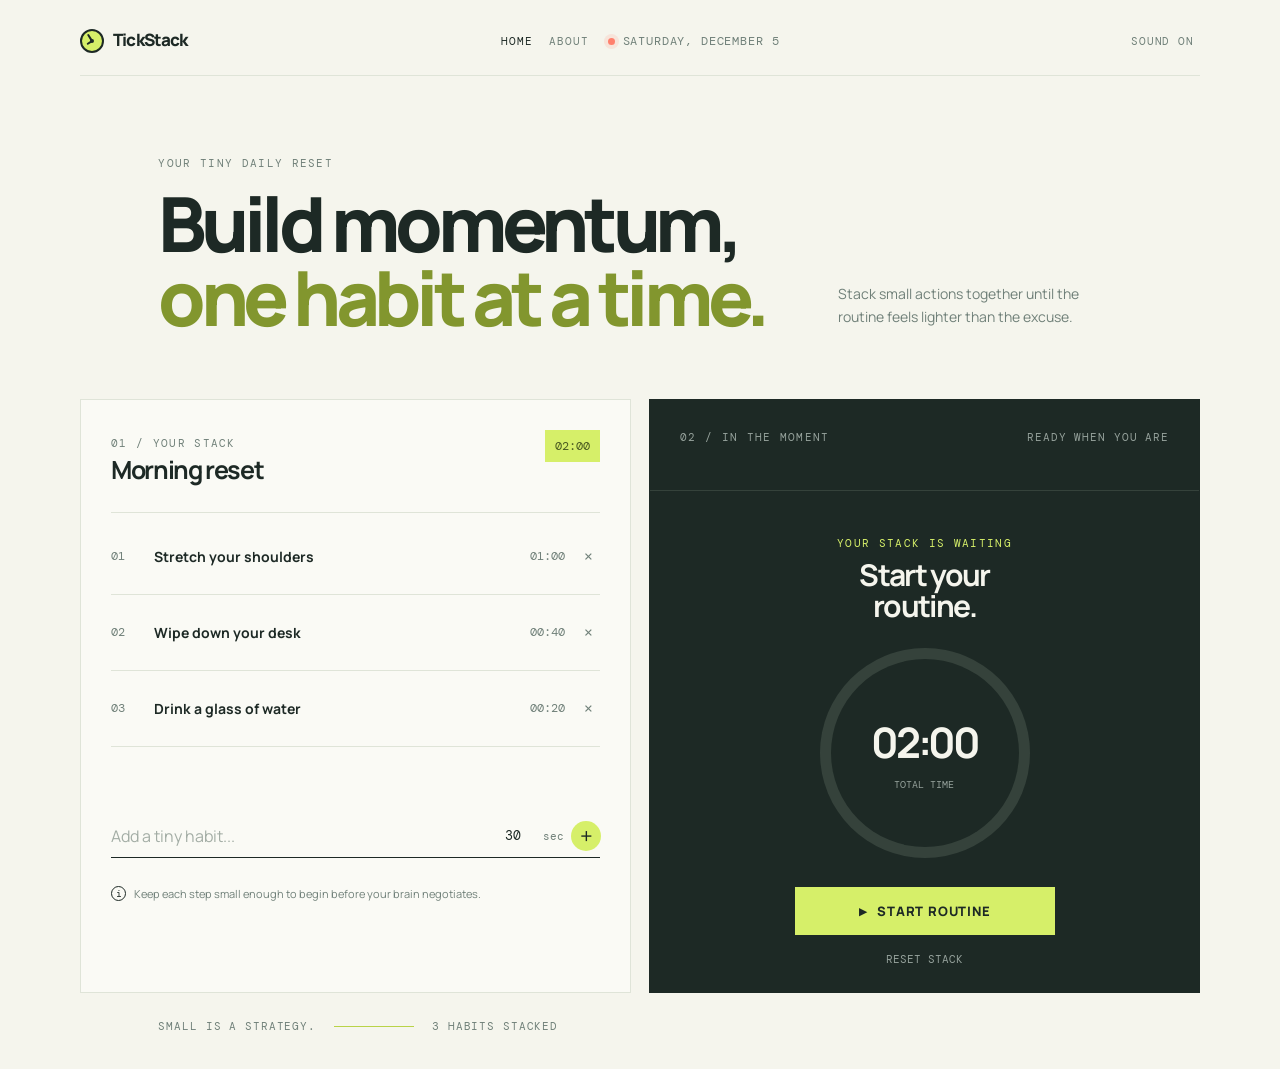
<file: index.html>
<!doctype html>
<html lang="en">
<head>
  <meta charset="UTF-8">
  <meta name="viewport" content="width=device-width, initial-scale=1.0">
  <title>TickStack | Habit Stack Timer</title>
  <link rel="icon" type="image/svg+xml" href="favicon.svg">
  <link rel="preconnect" href="https://fonts.googleapis.com">
  <link rel="preconnect" href="https://fonts.gstatic.com" crossorigin>
  <link href="https://fonts.googleapis.com/css2?family=DM+Mono:wght@400;500&family=Manrope:wght@400;500;600;700;800&display=swap" rel="stylesheet">
  <link rel="stylesheet" href="styles.css">
</head>
<body>
  <main class="app-shell">
    <header class="topbar">
      <a class="brand" href="index.html" aria-label="TickStack home"><span class="brand-mark" title="India Standard Time" aria-label="India Standard Time" role="img"><span class="clock-hand clock-hand-hour" id="clockHourHand"></span><span class="clock-hand clock-hand-minute" id="clockMinuteHand"></span></span> TickStack</a>
      <nav class="main-nav" aria-label="Main navigation">
        <a href="index.html" class="nav-link active">Home</a>
        <a href="about.html" class="nav-link">About</a>
      </nav>
      <div class="topbar-meta"><span class="live-dot"></span><span id="todayLabel">Tuesday, September 1</span></div>
      <button class="icon-button" id="soundToggle" type="button" aria-label="Toggle sound" title="Toggle sound">Sound on</button>
    </header>

    <section class="intro" aria-labelledby="pageTitle">
      <div>
        <p class="eyebrow">Your tiny daily reset</p>
        <h1 id="pageTitle">Build momentum,<br><em>one habit at a time.</em></h1>
      </div>
      <p class="intro-copy">Stack small actions together until the routine feels lighter than the excuse.</p>
    </section>

    <section class="workspace" aria-label="Habit routine workspace">
      <div class="routine-panel panel">
        <div class="panel-heading">
          <div>
            <span class="section-kicker">01 / Your stack</span>
            <h2>Morning reset</h2>
          </div>
          <span class="duration-badge" id="totalDuration">02:00</span>
        </div>
        <div class="habit-list" id="habitList" aria-live="polite"></div>
        <form class="add-habit" id="habitForm">
          <label for="habitName" class="sr-only">Habit name</label>
          <input id="habitName" type="text" maxlength="32" placeholder="Add a tiny habit..." autocomplete="off" required>
          <label for="habitSeconds" class="sr-only">Duration in seconds</label>
          <input id="habitSeconds" type="number" min="5" max="600" value="30" aria-label="Duration in seconds">
          <span class="seconds-label">sec</span>
          <button class="add-button" type="submit" aria-label="Add habit">+</button>
        </form>
        <p class="tip"><span>i</span> Keep each step small enough to begin before your brain negotiates.</p>
      </div>

      <div class="timer-panel panel" id="timerPanel">
        <div class="timer-topline"><span class="section-kicker">02 / In the moment</span><span id="stepCount">Ready when you are</span></div>
        <div class="timer-content">
          <p class="up-next" id="timerStatus">Your stack is waiting</p>
          <h2 id="activeHabit">Start your<br>routine.</h2>
          <div class="timer-ring" id="timerRing" style="--progress: 0deg">
            <div class="timer-center"><span id="timerValue">02:00</span><small id="timerUnit">total time</small></div>
          </div>
          <button class="start-button" id="startButton" type="button"><span class="play-icon">▶</span><span id="startLabel">Start routine</span></button>
          <button class="reset-button" id="resetButton" type="button">Reset stack</button>
        </div>
        <div class="completion-message" id="completionMessage" hidden><strong>Stack complete.</strong> You showed up for yourself.</div>
      </div>
    </section>

    <footer class="footer"><span>Small is a strategy.</span><span class="footer-line"></span><span id="habitCount">3 habits stacked</span></footer>
  </main>
  <script src="script.js"></script>
</body>
</html>
</file>
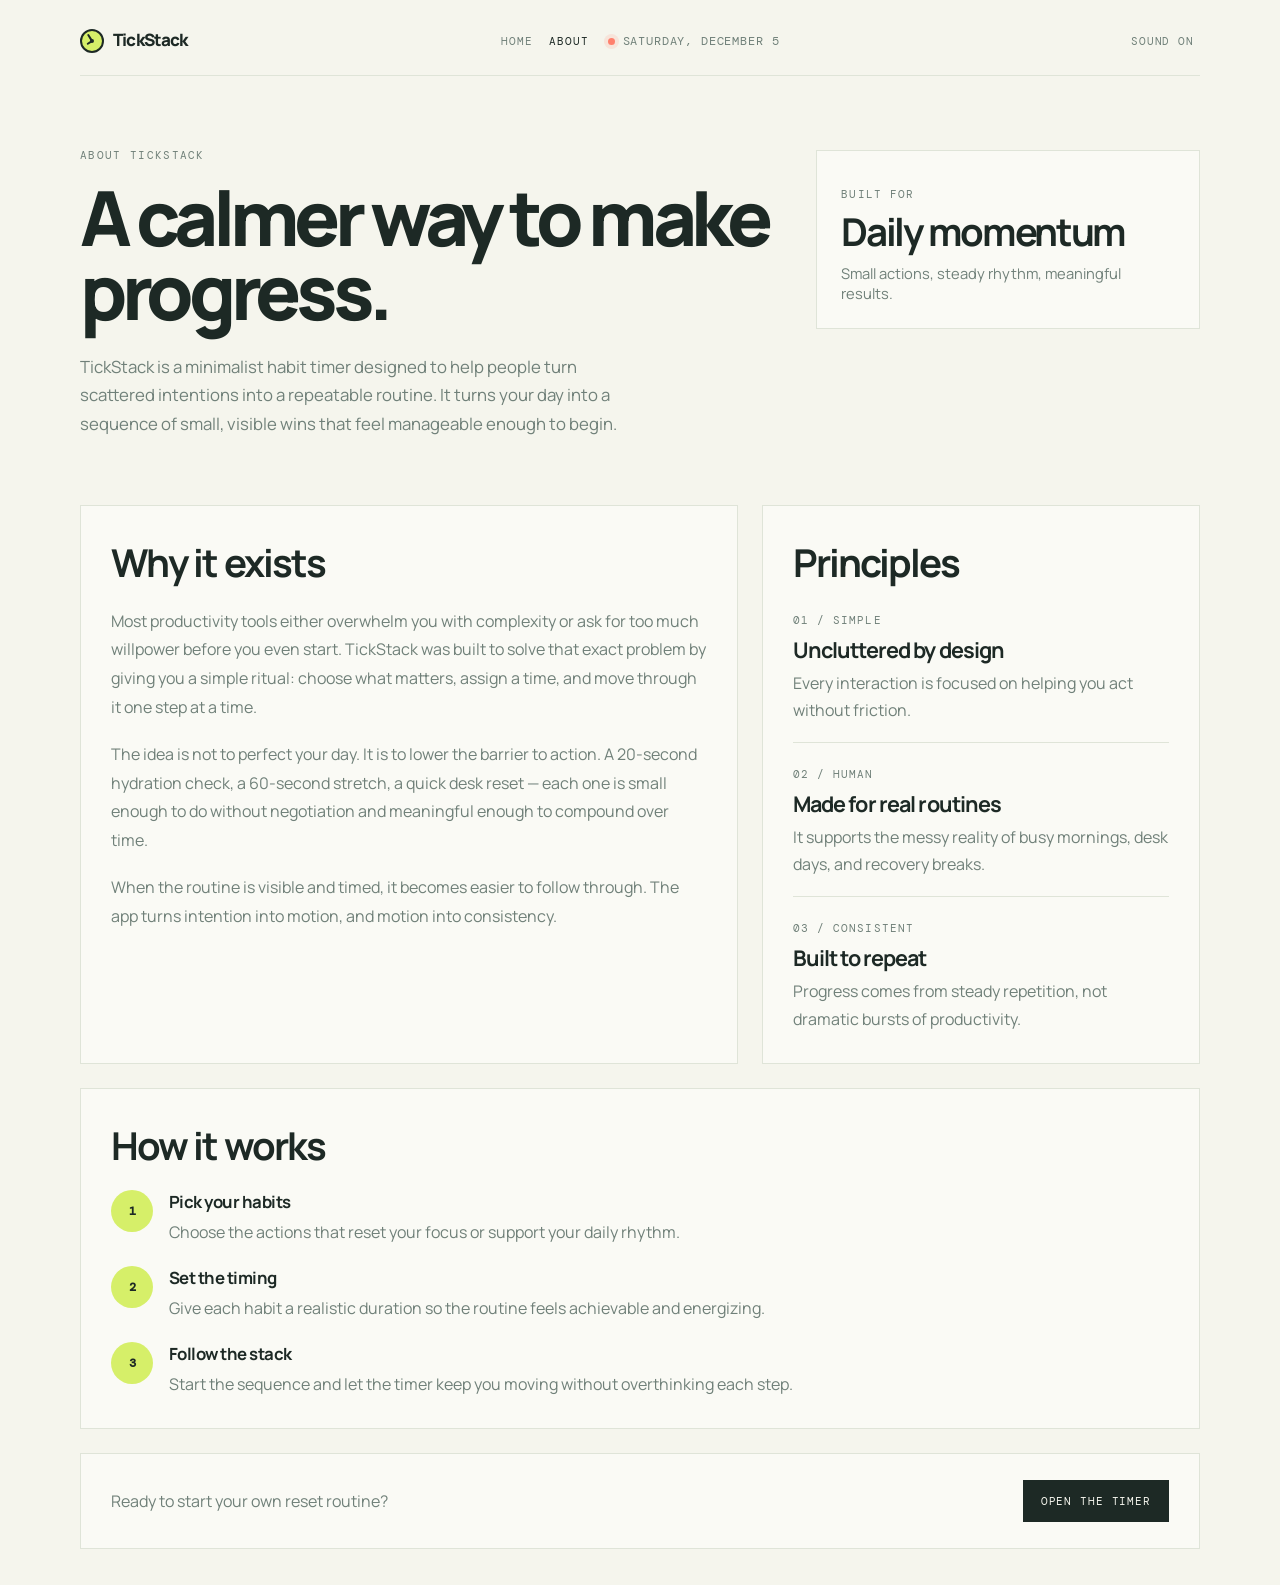
<file: about.html>
<!doctype html>
<html lang="en">
<head>
  <meta charset="UTF-8">
  <meta name="viewport" content="width=device-width, initial-scale=1.0">
  <title>About | TickStack</title>
  <link rel="icon" type="image/svg+xml" href="favicon.svg">
  <link rel="preconnect" href="https://fonts.googleapis.com">
  <link rel="preconnect" href="https://fonts.gstatic.com" crossorigin>
  <link href="https://fonts.googleapis.com/css2?family=DM+Mono:wght@400;500&family=Manrope:wght@400;500;600;700;800&display=swap" rel="stylesheet">
  <link rel="stylesheet" href="styles.css">
</head>
<body class="about-page">
  <main class="app-shell">
    <header class="topbar">
      <a class="brand" href="index.html" aria-label="TickStack home"><span class="brand-mark" title="India Standard Time" aria-label="India Standard Time" role="img"><span class="clock-hand clock-hand-hour" id="clockHourHand"></span><span class="clock-hand clock-hand-minute" id="clockMinuteHand"></span></span> TickStack</a>
      <nav class="main-nav" aria-label="Main navigation">
        <a href="index.html" class="nav-link">Home</a>
        <a href="about.html" class="nav-link active">About</a>
      </nav>
      <div class="topbar-meta"><span class="live-dot"></span><span id="todayLabel">Tuesday, September 1</span></div>
      <button class="icon-button" id="soundToggle" type="button" aria-label="Toggle sound" title="Toggle sound">Sound on</button>
    </header>

    <section class="page-intro" aria-labelledby="aboutTitle">
      <div class="page-intro-grid">
        <div>
          <p class="eyebrow">About TickStack</p>
          <h1 id="aboutTitle">A calmer way to make progress.</h1>
        </div>
        <div class="hero-card">
          <span class="mini-label">Built for</span>
          <strong>Daily momentum</strong>
          <span>Small actions, steady rhythm, meaningful results.</span>
        </div>
      </div>
      <p class="lead">TickStack is a minimalist habit timer designed to help people turn scattered intentions into a repeatable routine. It turns your day into a sequence of small, visible wins that feel manageable enough to begin.</p>
    </section>

    <section class="content-grid">
      <article class="story-card">
        <h2>Why it exists</h2>
        <p>Most productivity tools either overwhelm you with complexity or ask for too much willpower before you even start. TickStack was built to solve that exact problem by giving you a simple ritual: choose what matters, assign a time, and move through it one step at a time.</p>
        <p>The idea is not to perfect your day. It is to lower the barrier to action. A 20-second hydration check, a 60-second stretch, a quick desk reset — each one is small enough to do without negotiation and meaningful enough to compound over time.</p>
        <p>When the routine is visible and timed, it becomes easier to follow through. The app turns intention into motion, and motion into consistency.</p>
      </article>

      <aside class="values-card" aria-labelledby="valuesTitle">
        <h2 id="valuesTitle">Principles</h2>
        <div class="value-list">
          <div class="value-item">
            <span>01 / Simple</span>
            <strong>Uncluttered by design</strong>
            <p>Every interaction is focused on helping you act without friction.</p>
          </div>
          <div class="value-item">
            <span>02 / Human</span>
            <strong>Made for real routines</strong>
            <p>It supports the messy reality of busy mornings, desk days, and recovery breaks.</p>
          </div>
          <div class="value-item">
            <span>03 / Consistent</span>
            <strong>Built to repeat</strong>
            <p>Progress comes from steady repetition, not dramatic bursts of productivity.</p>
          </div>
        </div>
      </aside>
    </section>

    <section class="steps-card" aria-labelledby="howTitle">
      <h2 id="howTitle">How it works</h2>
      <div class="steps">
        <div class="step">
          <div class="step-number">1</div>
          <div>
            <h3>Pick your habits</h3>
            <p>Choose the actions that reset your focus or support your daily rhythm.</p>
          </div>
        </div>
        <div class="step">
          <div class="step-number">2</div>
          <div>
            <h3>Set the timing</h3>
            <p>Give each habit a realistic duration so the routine feels achievable and energizing.</p>
          </div>
        </div>
        <div class="step">
          <div class="step-number">3</div>
          <div>
            <h3>Follow the stack</h3>
            <p>Start the sequence and let the timer keep you moving without overthinking each step.</p>
          </div>
        </div>
      </div>
    </section>

    <section class="cta-card" aria-label="Call to action">
      <p>Ready to start your own reset routine?</p>
      <a class="cta-link" href="index.html">Open the timer</a>
    </section>
  </main>

  <script src="script.js"></script>
</body>
</html>
</file>
<file: styles.css>
:root {
  --ink: #1d2925;
  --muted: #708079;
  --paper: #f5f5ed;
  --surface: #fcfcf7;
  --lime: #d6ef69;
  --lime-dark: #b9d348;
  --coral: #ff806d;
  --line: #dfe4d8;
  --mono: "DM Mono", monospace;
  --sans: "Manrope", sans-serif;
}

* { box-sizing: border-box; }
body { margin: 0; min-width: 320px; color: var(--ink); background: var(--paper); font-family: var(--sans); }
body::before { content: ""; position: fixed; inset: 0; pointer-events: none; opacity: .4; background-image: radial-gradient(#c9d0be 0.7px, transparent .7px); background-size: 18px 18px; mask-image: linear-gradient(to bottom, black, transparent 80%); }
button, input { font: inherit; }
button { cursor: pointer; }
.app-shell { width: min(1120px, calc(100% - 48px)); margin: 0 auto; padding: 28px 0 36px; }
.topbar { display: grid; grid-template-columns: 1fr auto auto 1fr; align-items: center; gap: 18px; border-bottom: 1px solid var(--line); padding-bottom: 22px; }
.brand { color: var(--ink); font-size: 17px; font-weight: 800; letter-spacing: -.05em; text-decoration: none; }
.brand-mark { position: relative; display: inline-block; width: 24px; height: 24px; margin-right: 7px; vertical-align: -7px; background: var(--lime); border: 2px solid var(--ink); border-radius: 50%; }
.brand-mark::after { content: ""; position: absolute; top: 50%; left: 50%; width: 4px; height: 4px; transform: translate(-50%, -50%); border-radius: 50%; background: var(--ink); }
.clock-hand { position: absolute; bottom: 50%; left: calc(50% - 1px); width: 2px; border-radius: 2px; background: var(--ink); transform-origin: bottom center; }
.clock-hand-hour { height: 6px; transform: rotate(30deg); }
.clock-hand-minute { height: 8px; transform: rotate(150deg); }
.main-nav { display: flex; justify-content: center; gap: 16px; }
.nav-link { color: var(--muted); text-decoration: none; font: 11px var(--mono); text-transform: uppercase; letter-spacing: .1em; transition: color .2s ease; }
.nav-link:hover, .nav-link.active { color: var(--ink); }
.topbar-meta { color: var(--muted); font: 12px var(--mono); text-transform: uppercase; letter-spacing: .07em; }
.live-dot { display: inline-block; width: 7px; height: 7px; margin-right: 8px; background: var(--coral); border-radius: 50%; box-shadow: 0 0 0 4px rgba(255,128,109,.15); }
.icon-button { justify-self: end; color: var(--muted); border: 0; background: transparent; font: 11px var(--mono); text-transform: uppercase; letter-spacing: .08em; }
.intro { display: flex; justify-content: space-between; align-items: end; gap: 32px; padding: 80px 7% 64px; }
.eyebrow, .section-kicker, .up-next { margin: 0 0 16px; color: var(--muted); font: 11px var(--mono); letter-spacing: .12em; text-transform: uppercase; }
h1 { margin: 0; font-size: clamp(42px, 6vw, 76px); line-height: .98; letter-spacing: -.07em; font-weight: 800; }
h1 em { color: #82962e; font-style: normal; }
.intro-copy { width: 245px; margin: 0 4% 7px 0; color: var(--muted); font-size: 14px; line-height: 1.6; }
.workspace { display: grid; grid-template-columns: 1fr 1fr; gap: 18px; }
.panel { min-height: 560px; border: 1px solid var(--line); background: rgba(252,252,247,.82); }
.routine-panel { padding: 30px; }
.panel-heading { display: flex; justify-content: space-between; align-items: start; padding-bottom: 25px; border-bottom: 1px solid var(--line); }
h2 { margin: 0; font-size: 25px; letter-spacing: -.055em; }
.duration-badge { padding: 8px 10px; background: var(--lime); color: #4b5b21; font: 12px var(--mono); }
.habit-list { min-height: 280px; padding: 6px 0 10px; }
.habit-row { display: grid; grid-template-columns: 31px 1fr auto 23px; align-items: center; gap: 12px; min-height: 76px; border-bottom: 1px solid var(--line); animation: rise .35s both; }
.habit-number { color: var(--muted); font: 12px var(--mono); }
.habit-name { font-size: 14px; font-weight: 700; }
.habit-time { color: var(--muted); font: 12px var(--mono); }
.delete-habit { width: 22px; height: 22px; padding: 0; color: var(--muted); border: 0; background: transparent; font-size: 18px; line-height: 1; }
.delete-habit:hover { color: var(--coral); }
.add-habit { display: grid; grid-template-columns: 1fr 43px auto 36px; align-items: center; margin-top: 22px; border-bottom: 1px solid var(--ink); }
.add-habit input { min-width: 0; padding: 10px 0; border: 0; outline: 0; background: transparent; color: var(--ink); }
.add-habit input::placeholder { color: #a3ada5; }
#habitSeconds { text-align: right; font: 13px var(--mono); }
.seconds-label { padding-left: 7px; color: var(--muted); font: 11px var(--mono); }
.add-button { width: 30px; height: 30px; margin-left: 7px; color: var(--ink); border: 0; border-radius: 50%; background: var(--lime); font-size: 22px; line-height: 1; }
.tip { display: flex; gap: 8px; margin: 28px 0 0; color: var(--muted); font-size: 11px; line-height: 1.5; }
.tip span { display: grid; flex: 0 0 15px; place-items: center; width: 15px; height: 15px; color: var(--ink); border: 1px solid var(--ink); border-radius: 50%; font: 10px var(--mono); }
.timer-panel { position: relative; display: flex; flex-direction: column; overflow: hidden; background: var(--ink); color: var(--paper); border-color: var(--ink); }
.timer-topline { display: flex; justify-content: space-between; padding: 30px; color: #95a19b; border-bottom: 1px solid #35423b; font: 11px var(--mono); text-transform: uppercase; letter-spacing: .08em; }
.timer-topline .section-kicker { color: #95a19b; }
.timer-content { display: flex; flex: 1; flex-direction: column; align-items: center; padding: 45px 30px 25px; text-align: center; }
.timer-content .up-next { margin-bottom: 10px; color: var(--lime); }
.timer-content h2 { min-height: 58px; font-size: 30px; line-height: 1.02; }
.timer-ring { display: grid; place-items: center; width: 210px; height: 210px; margin: 27px 0 29px; border-radius: 50%; background: conic-gradient(var(--lime) var(--progress), #35423b 0); transition: background .35s linear; }
.timer-ring::before { content: ""; position: absolute; width: 188px; height: 188px; border-radius: 50%; background: var(--ink); }
.timer-center { position: relative; z-index: 1; }
.timer-center span { display: block; font-size: 42px; font-weight: 700; letter-spacing: -.08em; }
.timer-center small { color: #95a19b; font: 10px var(--mono); text-transform: uppercase; }
.start-button { display: flex; align-items: center; justify-content: center; gap: 10px; width: min(260px, 100%); padding: 15px 20px; color: var(--ink); border: 0; background: var(--lime); font-size: 13px; font-weight: 800; text-transform: uppercase; letter-spacing: .06em; }
.start-button:hover { background: #e3f782; }
.play-icon { font-size: 10px; }
.reset-button { margin-top: 16px; color: #95a19b; border: 0; background: transparent; font: 11px var(--mono); text-transform: uppercase; }
.reset-button:hover { color: var(--paper); }
.completion-message { padding: 15px 30px; color: var(--ink); background: var(--lime); font-size: 12px; text-align: center; }
.completion-message strong { margin-right: 5px; }
.footer { display: flex; align-items: center; gap: 18px; padding: 26px 7% 0; color: var(--muted); font: 11px var(--mono); text-transform: uppercase; letter-spacing: .08em; }
.footer-line { width: 80px; height: 1px; background: var(--lime-dark); }
.sr-only { position: absolute; width: 1px; height: 1px; padding: 0; overflow: hidden; clip: rect(0,0,0,0); white-space: nowrap; border: 0; }

.about-page .page-intro { padding: 72px 0 48px; }
.about-page .page-intro-grid { display: grid; grid-template-columns: 1.3fr .7fr; align-items: end; gap: 24px; }
.about-page .eyebrow { margin-bottom: 18px; }
.about-page h1 { margin: 0; }
.about-page .lead { margin: 24px 0 0; color: var(--muted); font-size: 1.05rem; line-height: 1.7; max-width: 560px; }
.about-page .hero-card { padding: 24px; border: 1px solid var(--line); background: rgba(252,252,247,.85); }
.about-page .hero-card .mini-label { display: inline-block; margin-bottom: 12px; color: var(--muted); font: 11px var(--mono); text-transform: uppercase; letter-spacing: .1em; }
.about-page .hero-card strong { display: block; font-size: clamp(28px, 3vw, 46px); letter-spacing: -.06em; line-height: 1; }
.about-page .hero-card span { display: inline-block; margin-top: 12px; color: var(--muted); font-size: .92rem; }
.about-page .content-grid { display: grid; grid-template-columns: 1.2fr .8fr; gap: 24px; margin-top: 18px; }
.about-page .story-card, .about-page .values-card, .about-page .steps-card, .about-page .cta-card { border: 1px solid var(--line); background: rgba(252,252,247,.82); }
.about-page .story-card { padding: 30px; }
.about-page .story-card h2, .about-page .values-card h2, .about-page .steps-card h2 { margin: 0 0 18px; font-size: clamp(26px, 3vw, 40px); letter-spacing: -.05em; }
.about-page .story-card p { margin: 0 0 18px; color: var(--muted); line-height: 1.8; }
.about-page .story-card p:last-child { margin-bottom: 0; }
.about-page .values-card { padding: 30px; }
.about-page .value-list { display: grid; gap: 18px; }
.about-page .value-item { padding-bottom: 18px; border-bottom: 1px solid var(--line); }
.about-page .value-item:last-child { padding-bottom: 0; border-bottom: 0; }
.about-page .value-item span { display: inline-block; margin-bottom: 8px; color: var(--muted); font: 11px var(--mono); text-transform: uppercase; letter-spacing: .1em; }
.about-page .value-item strong { display: block; margin-bottom: 6px; font-size: 1.35rem; letter-spacing: -.04em; }
.about-page .value-item p { margin: 0; color: var(--muted); line-height: 1.7; }
.about-page .steps-card { padding: 30px; margin-top: 24px; }
.about-page .steps { display: grid; gap: 20px; margin-top: 18px; }
.about-page .step { display: grid; grid-template-columns: 42px 1fr; gap: 16px; align-items: start; }
.about-page .step-number { display: grid; place-items: center; width: 42px; height: 42px; background: var(--lime); border-radius: 50%; font: 12px var(--mono); font-weight: 700; }
.about-page .step h3 { margin: 0 0 6px; font-size: 1.05rem; letter-spacing: -.03em; }
.about-page .step p { margin: 0; color: var(--muted); line-height: 1.7; }
.about-page .cta-card { display: flex; align-items: center; justify-content: space-between; gap: 18px; padding: 26px 30px; margin-top: 24px; }
.about-page .cta-card p { margin: 0; color: var(--muted); }
.about-page .cta-link { display: inline-flex; align-items: center; justify-content: center; padding: 14px 18px; background: var(--ink); color: var(--paper); text-decoration: none; text-transform: uppercase; letter-spacing: .08em; font: 11px var(--mono); }
.about-page .cta-link:hover { background: #27302d; }
@keyframes rise { from { opacity: 0; transform: translateY(8px); } to { opacity: 1; transform: translateY(0); } }
@media (max-width: 760px) { .app-shell { width: min(100% - 28px, 560px); padding-top: 18px; } .topbar { grid-template-columns: 1fr auto; align-items: center; } .main-nav { grid-column: 1 / -1; justify-self: start; } .topbar-meta { display: none; } .intro { display: block; padding: 55px 0 40px; } .intro-copy { width: auto; margin-top: 22px; } .workspace { grid-template-columns: 1fr; } .panel { min-height: auto; } .routine-panel { padding: 22px; } .timer-panel { min-height: 520px; } .timer-topline { padding: 22px; } .timer-content { padding: 38px 22px 22px; } .footer { padding: 22px 0 0; } .about-page .page-intro, .about-page .content-grid { display: block; } .about-page .page-intro-grid { grid-template-columns: 1fr; } .about-page .hero-card, .about-page .story-card, .about-page .values-card, .about-page .steps-card { padding: 22px; } .about-page .story-card, .about-page .values-card { margin-bottom: 16px; } .about-page .cta-card { display: block; } .about-page .cta-link { margin-top: 16px; width: 100%; } }
@media (prefers-reduced-motion: reduce) { *, *::before, *::after { animation-duration: .01ms !important; transition-duration: .01ms !important; } }
</file>
